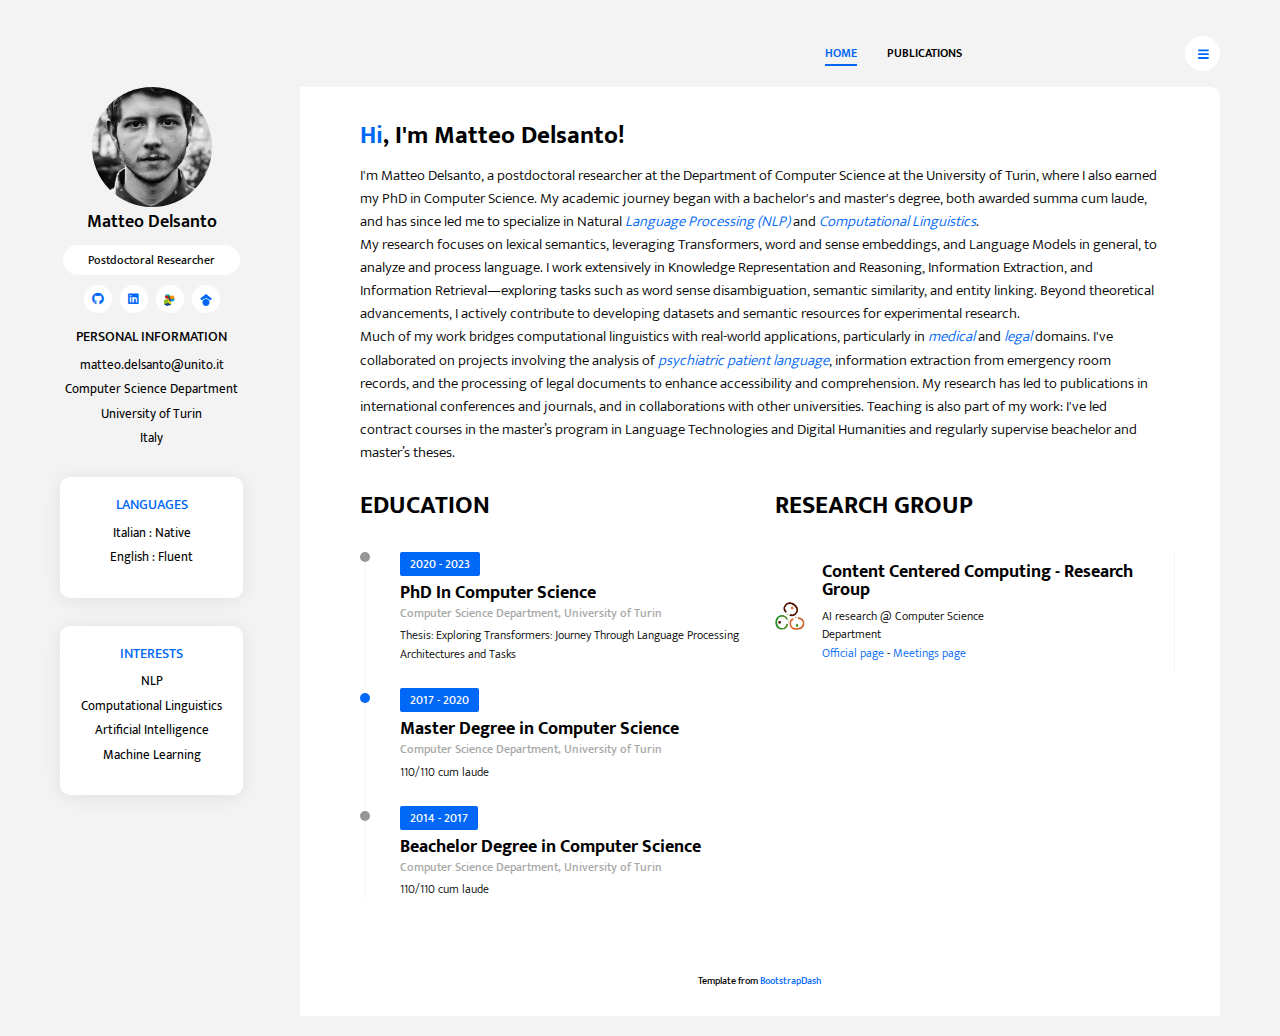
<file: index.html>
<!DOCTYPE html>
<html lang="en">

<head>
    <meta charset="UTF-8">
    <meta name="viewport" content="width=device-width, initial-scale=1.0">
    <meta http-equiv="X-UA-Compatible" content="ie=edge">
    <title>Live Resume :: Home</title>
    <link href="https://fonts.googleapis.com/css?family=Mukta:300,400,500,600,700&display=swap" rel="stylesheet">
    <link rel="stylesheet" href="assets/vendors/@fortawesome/fontawesome-free/css/all.min.css">
    <link rel="stylesheet" href="assets/css/live-resume.css">
</head>

<body>
    <header>
        <button class="btn btn-white btn-share ml-auto mr-3 ml-md-0 mr-md-auto" style="visibility: hidden;"><img src="assets/images/share.svg" alt="share" class="btn-img">
            SHARE</button>
        <nav class="collapsible-nav" id="collapsible-nav">
            <a href="index.html" class="nav-link active">HOME</a>
            <a href="resume.html" class="nav-link">PUBLICATIONS</a>
            <!-- <a href="portfolio.html" class="nav-link">TEACHING</a>
            <a href="blog.html" class="nav-link">BLOG</a>
            <a href="contact.html" class="nav-link">CONTACT</a> -->
        </nav>
        <button class="btn btn-menu-toggle btn-white rounded-circle" data-toggle="collapsible-nav"
            data-target="collapsible-nav"><img src="assets/images/hamburger.svg" alt="hamburger"></button>
    </header>
    <div class="content-wrapper">
        <aside>
            <div class="profile-img-wrapper">
                <img src="assets/images/me.jpg" alt="profile">
            </div>
            <h1 class="profile-name">Matteo Delsanto</h1>
            <div class="text-center">
                <span class="badge badge-white badge-pill profile-designation">Postdoctoral Researcher</span>
            </div>
            <nav class="social-links">
                <!-- <a href="#!" class="social-link"><i class="fab fa-facebook-f"></i></a>
                <a href="#!" class="social-link"><i class="fab fa-twitter"></i></a>
                <a href="#!" class="social-link"><i class="fab fa-behance"></i></a>
                <a href="#!" class="social-link"><i class="fab fa-dribbble"></i></a>
                <a href="#!" class="social-link"><i class="fab fa-github"></i></a> -->
                <a href="https://github.com/matteodelsanto" class="social-link"><i class="fab fa-github"></i></a>
                <a href="https://www.linkedin.com/in/matteo-delsanto/" class="social-link"><i class="fab fa-linkedin"></i></a>
                <a href="https://loop.frontiersin.org/people/2984331/overview" class="social-link"><img src="./assets/images/logo_frontiers_grey.png" style="height: 100%;"></a>
                <a href="https://scholar.google.com/citations?user=xQXPKVsAAAAJ&hl=it" class="social-link"><svg style="fill: #0067f6;" xmlns="http://www.w3.org/2000/svg" viewBox="0 0 512 512"><!--!Font Awesome Free 6.7.2 by @fontawesome - https://fontawesome.com License - https://fontawesome.com/license/free Copyright 2025 Fonticons, Inc.--><path d="M390.9 298.5c0 0 0 .1 .1 .1c9.2 19.4 14.4 41.1 14.4 64C405.3 445.1 338.5 512 256 512s-149.3-66.9-149.3-149.3c0-22.9 5.2-44.6 14.4-64h0c1.7-3.6 3.6-7.2 5.6-10.7c4.4-7.6 9.4-14.7 15-21.3c27.4-32.6 68.5-53.3 114.4-53.3c33.6 0 64.6 11.1 89.6 29.9c9.1 6.9 17.4 14.7 24.8 23.5c5.6 6.6 10.6 13.8 15 21.3c2 3.4 3.8 7 5.5 10.5zm26.4-18.8c-30.1-58.4-91-98.4-161.3-98.4s-131.2 40-161.3 98.4L0 202.7 256 0 512 202.7l-94.7 77.1z"/></svg></a>
                
            </nav>
            <div class="widget">
                <h5 class="widget-title">personal information</h5>
                <div class="widget-content">
                    <p>matteo.delsanto@unito.it</p>
                    <p>Computer Science Department</p>
                    <p>University of Turin</p>
                    <p>Italy</p>
                </div>
            </div>
            <div class="widget card">
                <div class="card-body">
                    <div class="widget-content">
                        <h5 class="widget-title card-title">LANGUAGES</h5>
                        <p>Italian : Native</p>
                        <p>English : Fluent</p>
                    </div>
                </div>
            </div>
            <div class="widget card">
                <div class="card-body">
                    <div class="widget-content">
                        <h5 class="widget-title card-title">INTERESTS</h5>
                        <p>NLP</p>
                        <p>Computational Linguistics</p>
                        <p>Artificial Intelligence</p>
                        <p>Machine Learning</p>
                    </div>
                </div>
            </div>
        </aside>
        <main>
            <section class="intro-section">
                <h2 class="section-title" style="text-transform: none;"><span style="color: #0067f6;">Hi</span>, I'm Matteo Delsanto!</h2>
                <p>I'm Matteo Delsanto, a postdoctoral researcher at the Department of Computer Science at the University of Turin, where I also earned my PhD in Computer Science. My academic journey began with a bachelor's and master's degree, both awarded summa cum laude, and has since led me to specialize in Natural <em>Language Processing (NLP)</em> and <em>Computational Linguistics</em>.<br>
                My research focuses on lexical semantics, leveraging Transformers, word and sense embeddings, and Language Models in general, to analyze and process language. I work extensively in Knowledge Representation and Reasoning, Information Extraction, and Information Retrieval—exploring tasks such as word sense disambiguation, semantic similarity, and entity linking. Beyond theoretical advancements, I actively contribute to developing datasets and semantic resources for experimental research.<br>
                Much of my work bridges computational linguistics with real-world applications, particularly in <em>medical</em> and <em>legal</em> domains. I've collaborated on projects involving the analysis of <em>psychiatric patient language</em>, information extraction from emergency room records, and the processing of legal documents to enhance accessibility and comprehension. My research has led to publications in international conferences and journals, and in collaborations with other universities.
                Teaching is also part of my work: I've led contract courses in the master’s program in Language Technologies and Digital Humanities and regularly supervise beachelor and master’s theses.</p>
                <!-- <a href="#!" class="btn btn-primary btn-hire-me">HIRE ME</a> -->
            </section>
            <section class="resume-section">
                <div class="row">
                    <div class="col-lg-6">
                        <h2 class="section-title">EDUCATION</h2>
                        <ul class="time-line">
                            <li class="time-line-item">
                                <span class="badge badge-primary">2020 - 2023</span>
                                <h6 class="time-line-item-title">PhD In Computer Science</h6>
                                <p class="time-line-item-subtitle">Computer Science Department, University of Turin</p>
                                <p class="time-line-item-content">Thesis: Exploring Transformers: Journey Through Language Processing Architectures and Tasks</p>
                            </li>
                            <li class="time-line-item">
                                <span class="badge badge-primary">2017 - 2020</span>
                                <h6 class="time-line-item-title">Master Degree in Computer Science</h6>
                                <p class="time-line-item-subtitle">Computer Science Department, University of Turin</p>
                                <p class="time-line-item-content">110/110 cum laude</p>
                            </li>
                            <li class="time-line-item">
                                <span class="badge badge-primary">2014 - 2017</span>
                                <h6 class="time-line-item-title">Beachelor Degree in Computer Science</h6>
                                <p class="time-line-item-subtitle">Computer Science Department, University of Turin</p>
                                <p class="time-line-item-content">110/110 cum laude</p>
                            </li>
                        </ul>
                    </div>
                    <div class="col-lg-6">
                        <h2 class="section-title">Research Group</h2>
                        <div class="row">
                            <div class="media service-card col-12">
                                <div class="service-icon">
                                    <img src="assets/images/ccc-logo.png" alt="target" style="width: 100%;">
                                </div>
                                <div class="media-body">
                                    <h5 class="service-title">Content Centered Computing - Research Group</h5>
                                    <p class="service-description">AI research @ Computer Science Department<br><a href="https://cs.unito.it/do/gruppi.pl/Show?_id=453y">Official page</a> - <a href="https://ccc.di.unito.it/">Meetings page</a></p>
                                </div>
                            </div>
                        </div>
                    </div>
                </div>
            </section>
            <!-- <section class="services-section">
                <h6 class="section-subtitle">WHAT I DO</h6>
                <h2 class="section-title">SERVICES</h2>
                <div class="row">
                    <div class="media service-card col-lg-6">
                        <div class="service-icon">
                            <img src="assets/images/001-target.svg" alt="target">
                        </div>
                        <div class="media-body">
                            <h5 class="service-title">web designing</h5>
                            <p class="service-description">Mauris magna sapien, pharetra consectetur fringilla vitae, interdum sed
                                tortor.</p>
                        </div>
                    </div>
                    <div class="media service-card col-lg-6">
                        <div class="service-icon">
                            <img src="assets/images/003-idea.svg" alt="bulb">
                        </div>
                        <div class="media-body">
                            <h5 class="service-title">Graphic design</h5>
                            <p class="service-description">Mauris magna sapien, pharetra consectetur fringilla vitae, interdum sed
                                tortor.
                            </p>
                        </div>
                    </div>
                    <div class="media service-card col-lg-6">
                        <div class="service-icon">
                            <img src="assets/images/002-development.svg" alt="development">
                        </div>
                        <div class="media-body">
                            <h5 class="service-title">Development</h5>
                            <p class="service-description">Mauris magna sapien, pharetra consectetur fringilla vitae, interdum sed
                                tortor.
                            </p>
                        </div>
                    </div>
                    <div class="media service-card col-lg-6">
                        <div class="service-icon">
                            <img src="assets/images/004-smartphone.svg" alt="smartphone">
                        </div>
                        <div class="media-body">
                            <h5 class="service-title">Mobile design</h5>
                            <p class="service-description">Mauris magna sapien, pharetra consectetur fringilla vitae, interdum sed
                                tortor.
                            </p>
                        </div>
                    </div>
                </div>
            </section> -->
            <!-- <section class="testimonial-section">
                <div id="testimonialCarousel" class="testimonial-carousel carousel slide" data-ride="carousel">
                    <div class="carousel-inner">
                        <div class="carousel-item active">
                            <p class="testimonial-content">Mauris magna sapien, pharetra consectetur fringilla vitae,
                                interdum sed tortor.</p>
                            <img src="assets/images/Profile.png" alt="profile" class="testimonial-img">
                            <p class="testimonial-name">Nout Golstein</p>
                        </div>
                        <div class="carousel-item">
                            <p class="testimonial-content">Mauris magna sapien, pharetra consectetur fringilla vitae,
                                interdum sed tortor.</p>
                            <img src="assets/images/Profile.png" alt="profile" class="testimonial-img">
                            <p class="testimonial-name">Nout Golstein</p>
                        </div>
                        <div class="carousel-item">
                            <p class="testimonial-content">Mauris magna sapien, pharetra consectetur fringilla vitae,
                                interdum sed tortor.</p>
                            <img src="assets/images/Profile.png" alt="profile" class="testimonial-img">
                            <p class="testimonial-name">Nout Golstein</p>
                        </div>
                    </div>
                    <ol class="carousel-indicators">
                        <li data-target="#testimonialCarousel" data-slide-to="0" class="active"></li>
                        <li data-target="#testimonialCarousel" data-slide-to="1"></li>
                        <li data-target="#testimonialCarousel" data-slide-to="2"></li>
                    </ol>
                </div>
            </section> -->

            <footer>Template from <a href="https://www.bootstrapdash.com" target="_blank" rel="noopener noreferrer">BootstrapDash</a></footer>
        </main>
    </div>
    <script src="assets/vendors/jquery/dist/jquery.min.js"></script>
    <script src="assets/vendors/@popperjs/core/dist/umd/popper-base.min.js"></script>
    <script src="assets/vendors/bootstrap/dist/js/bootstrap.min.js"></script>
    <script src="assets/js/live-resume.js"></script>
</body>

</html>
</file>
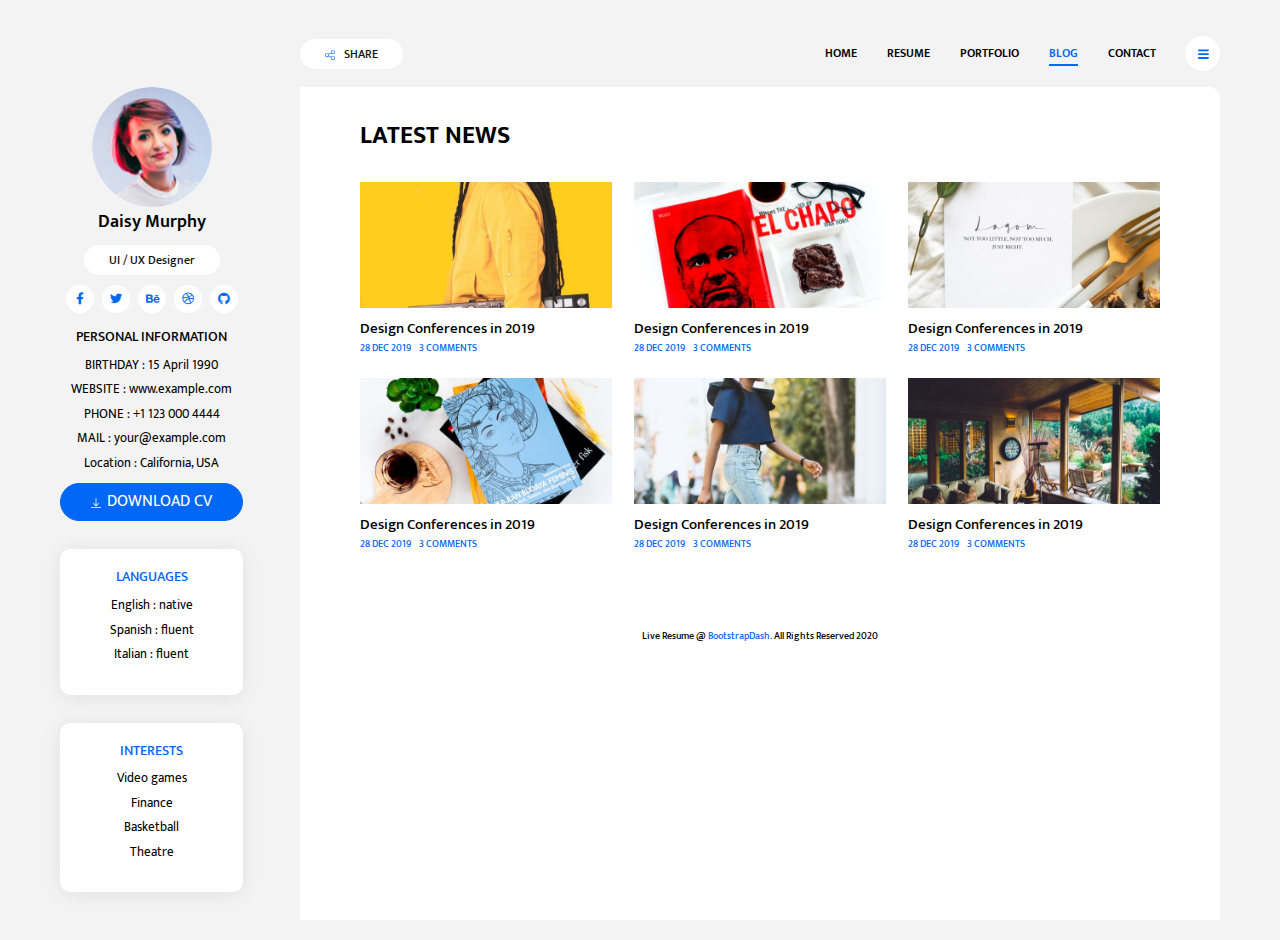
<file: blog.html>
<!DOCTYPE html>
<html lang="en">

<head>
    <meta charset="UTF-8">
    <meta name="viewport" content="width=device-width, initial-scale=1.0">
    <meta http-equiv="X-UA-Compatible" content="ie=edge">
    <title>Live Resume :: Portfolio</title>
    <link href="https://fonts.googleapis.com/css?family=Mukta:300,400,500,600,700&display=swap" rel="stylesheet">
    <link rel="stylesheet" href="assets/vendors/@fortawesome/fontawesome-free/css/all.min.css">
    <link rel="stylesheet" href="assets/css/live-resume.css">
</head>

<body>
    <header>
        <button class="btn btn-white btn-share ml-auto mr-3 ml-md-0 mr-md-auto"><img src="assets/images/share.svg"
                alt="share" class="btn-img">
            SHARE</button>
        <nav class="collapsible-nav" id="collapsible-nav">
            <a href="index.html" class="nav-link">HOME</a>
            <a href="resume.html" class="nav-link">RESUME</a>
            <a href="portfolio.html" class="nav-link">PORTFOLIO</a>
            <a href="blog.html" class="nav-link active">BLOG</a>
            <a href="contact.html" class="nav-link">CONTACT</a>
        </nav>
        <button class="btn btn-menu-toggle btn-white rounded-circle" data-toggle="collapsible-nav"
            data-target="collapsible-nav"><img src="assets/images/hamburger.svg" alt="hamburger"></button>
    </header>
    <div class="content-wrapper">
        <aside>
            <div class="profile-img-wrapper">
                <img src="assets/images/Profile.png" alt="profile">
            </div>
            <h1 class="profile-name">Daisy Murphy</h1>
            <div class="text-center">
                <span class="badge badge-white badge-pill profile-designation">UI / UX Designer</span>
            </div>
            <nav class="social-links">
                <a href="#!" class="social-link"><i class="fab fa-facebook-f"></i></a>
                <a href="#!" class="social-link"><i class="fab fa-twitter"></i></a>
                <a href="#!" class="social-link"><i class="fab fa-behance"></i></a>
                <a href="#!" class="social-link"><i class="fab fa-dribbble"></i></a>
                <a href="#!" class="social-link"><i class="fab fa-github"></i></a>
            </nav>
            <div class="widget">
                <h5 class="widget-title">personal information</h5>
                <div class="widget-content">
                    <p>BIRTHDAY : 15 April 1990</p>
                    <p>WEBSITE : www.example.com</p>
                    <p>PHONE : +1 123 000 4444</p>
                    <p>MAIL : your@example.com</p>
                    <p>Location : California, USA</p>
                    <button class="btn btn-download-cv btn-primary rounded-pill"> <img
                            src="assets/images/download.svg" alt="download" class="btn-img">DOWNLOAD CV </button>
                </div>
            </div>
            <div class="widget card">
                <div class="card-body">
                    <div class="widget-content">
                        <h5 class="widget-title card-title">LANGUAGES</h5>
                        <p>English : native</p>
                        <p>Spanish : fluent</p>
                        <p>Italian : fluent</p>
                    </div>
                </div>
            </div>
            <div class="widget card">
                <div class="card-body">
                    <div class="widget-content">
                        <h5 class="widget-title card-title">INTERESTS</h5>
                        <p>Video games</p>
                        <p>Finance</p>
                        <p>Basketball</p>
                        <p>Theatre</p>
                    </div>
                </div>
            </div>
        </aside>
        <main>
            <section class="blog-section">
                <h2 class="section-title">LATEST NEWS</h2>

                <div class="blog-posts-wrapper">
                    <article class="blog-post">
                        <a href="#!" class="blog-post-link">
                            <img src="assets/images/News_1.jpg" alt="news 1" class="blog-post-thumbnail">
                            <h5 class="blog-post-title">Design Conferences in 2019</h5>

                        </a>
                        <p class="blog-post-meta">
                            <span class="post-published-date">28 DEC 2019</span>
                            <a href="#!" class="post-comments">3 COMMENTS</a>
                        </p>
                    </article>
                    <article class="blog-post">
                        <a href="#!" class="blog-post-link">
                            <img src="assets/images/News_2.jpg" alt="news 2" class="blog-post-thumbnail">
                            <h5 class="blog-post-title">Design Conferences in 2019</h5>
                        </a>
                        <p class="blog-post-meta">
                            <span class="post-published-date">28 DEC 2019</span>
                            <a href="#!" class="post-comments">3 COMMENTS</a>
                        </p>
                    </article>
                    <article class="blog-post">
                        <a href="#!" class="blog-post-link">
                            <img src="assets/images/News_3.jpg" alt="news 3" class="blog-post-thumbnail">
                            <h5 class="blog-post-title">Design Conferences in 2019</h5>
                        </a>
                        <p class="blog-post-meta">
                            <span class="post-published-date">28 DEC 2019</span>
                            <a href="#!" class="post-comments">3 COMMENTS</a>
                        </p>
                    </article>
                    <article class="blog-post">
                        <a href="#!" class="blog-post-link">
                            <img src="assets/images/News_4.jpg" alt="news 4" class="blog-post-thumbnail">
                            <h5 class="blog-post-title">Design Conferences in 2019</h5>
                        </a>
                        <p class="blog-post-meta">
                            <span class="post-published-date">28 DEC 2019</span>
                            <a href="#!" class="post-comments">3 COMMENTS</a>
                        </p>
                    </article>
                    <article class="blog-post">
                        <a href="#!" class="blog-post-link">
                            <img src="assets/images/News_5.jpg" alt="news 5" class="blog-post-thumbnail">
                            <h5 class="blog-post-title">Design Conferences in 2019</h5>
                        </a>
                        <p class="blog-post-meta">
                            <span class="post-published-date">28 DEC 2019</span>
                            <a href="#!" class="post-comments">3 COMMENTS</a>
                        </p>
                    </article>
                    <article class="blog-post">
                        <a href="#!" class="blog-post-link">
                            <img src="assets/images/News_6.jpg" alt="news 6" class="blog-post-thumbnail">
                            <h5 class="blog-post-title">Design Conferences in 2019</h5>
                        </a>
                        <p class="blog-post-meta">
                            <span class="post-published-date">28 DEC 2019</span>
                            <a href="#!" class="post-comments">3 COMMENTS</a>
                        </p>
                    </article>
                </div>
            </section>
            <footer>Live Resume @ <a href="https://www.bootstrapdash.com" target="_blank" rel="noopener noreferrer">BootstrapDash</a>. All Rights Reserved 2020</footer>
        </main>
    </div>
    <script src="assets/vendors/jquery/dist/jquery.min.js"></script>
    <script src="assets/vendors/@popperjs/core/dist/umd/popper-base.min.js"></script>
    <script src="assets/vendors/bootstrap/dist/js/bootstrap.min.js"></script>
    <script src="assets/vendors/entry/jq.entry.min.js"></script>
    <script src="assets/js/live-resume.js"></script>
</body>

</html>
</file>
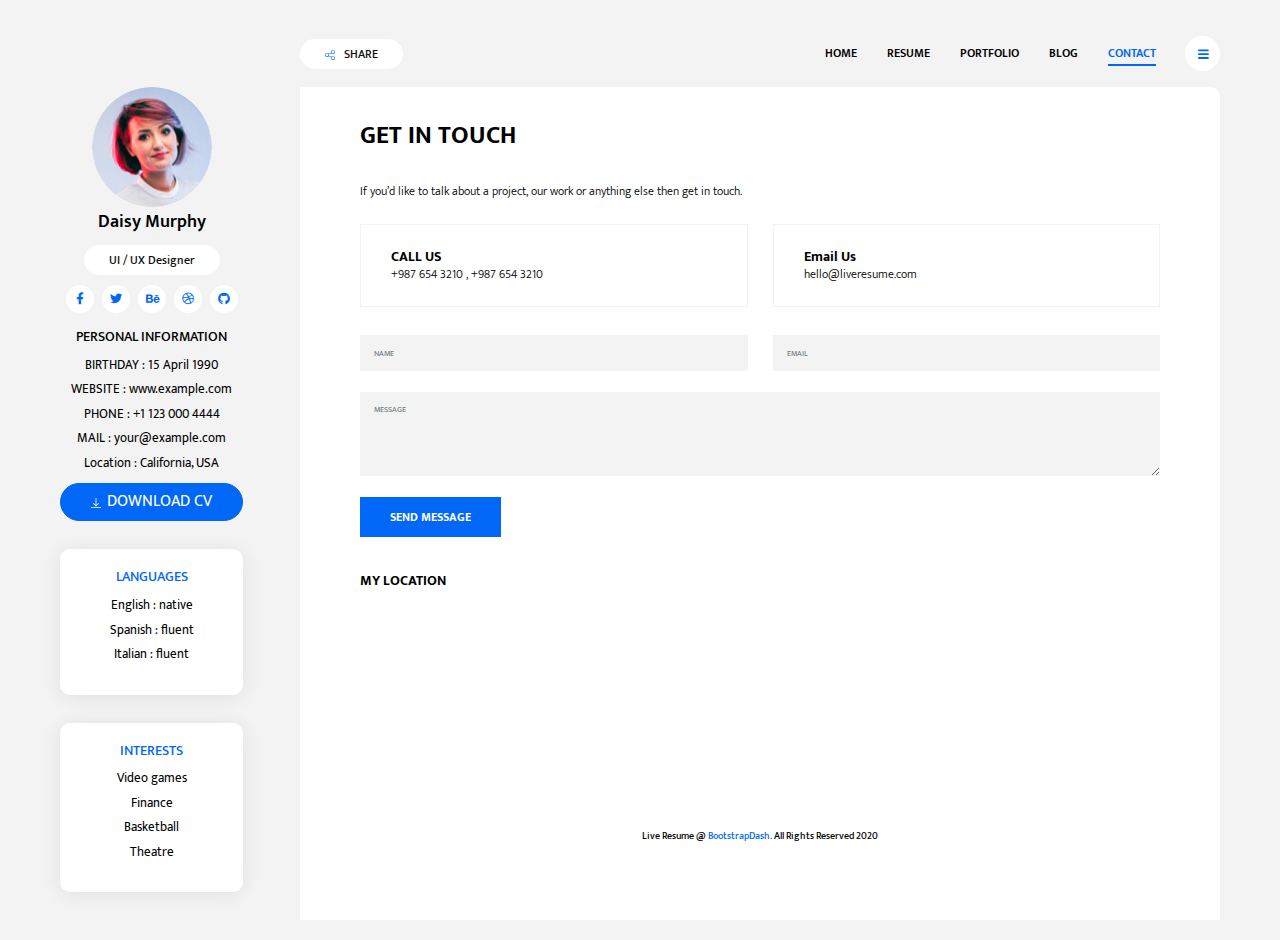
<file: contact.html>
<!DOCTYPE html>
<html lang="en">

<head>
    <meta charset="UTF-8">
    <meta name="viewport" content="width=device-width, initial-scale=1.0">
    <meta http-equiv="X-UA-Compatible" content="ie=edge">
    <title>Live Resume :: Portfolio</title>
    <link href="https://fonts.googleapis.com/css?family=Mukta:300,400,500,600,700&display=swap" rel="stylesheet">
    <link rel="stylesheet" href="assets/vendors/@fortawesome/fontawesome-free/css/all.min.css">
    <link rel="stylesheet" href="assets/css/live-resume.css">
</head>

<body>
    <header>
        <button class="btn btn-white btn-share ml-auto mr-3 ml-md-0 mr-md-auto"><img src="assets/images/share.svg" alt="share" class="btn-img">
            SHARE</button>
        <nav class="collapsible-nav" id="collapsible-nav">
            <a href="index.html" class="nav-link">HOME</a>
            <a href="resume.html" class="nav-link">RESUME</a>
            <a href="portfolio.html" class="nav-link">PORTFOLIO</a>
            <a href="blog.html" class="nav-link">BLOG</a>
            <a href="contact.html" class="nav-link active">CONTACT</a>
        </nav>
        <button class="btn btn-menu-toggle btn-white rounded-circle" data-toggle="collapsible-nav"
            data-target="collapsible-nav"><img src="assets/images/hamburger.svg" alt="hamburger"></button>
    </header>
    <div class="content-wrapper">
        <aside>
            <div class="profile-img-wrapper">
                <img src="assets/images/Profile.png" alt="profile">
            </div>
            <h1 class="profile-name">Daisy Murphy</h1>
            <div class="text-center">
                <span class="badge badge-white badge-pill profile-designation">UI / UX Designer</span>
            </div>
            <nav class="social-links">
                <a href="#!" class="social-link"><i class="fab fa-facebook-f"></i></a>
                <a href="#!" class="social-link"><i class="fab fa-twitter"></i></a>
                <a href="#!" class="social-link"><i class="fab fa-behance"></i></a>
                <a href="#!" class="social-link"><i class="fab fa-dribbble"></i></a>
                <a href="#!" class="social-link"><i class="fab fa-github"></i></a>
            </nav>
            <div class="widget">
                <h5 class="widget-title">personal information</h5>
                <div class="widget-content">
                    <p>BIRTHDAY : 15 April 1990</p>
                    <p>WEBSITE : www.example.com</p>
                    <p>PHONE : +1 123 000 4444</p>
                    <p>MAIL : your@example.com</p>
                    <p>Location : California, USA</p>
                    <button class="btn btn-download-cv btn-primary rounded-pill"> <img src="assets/images/download.svg" alt="download"
                        class="btn-img">DOWNLOAD CV </button>
                </div>
            </div>
            <div class="widget card">
                <div class="card-body">
                    <div class="widget-content">
                        <h5 class="widget-title card-title">LANGUAGES</h5>
                        <p>English : native</p>
                        <p>Spanish : fluent</p>
                        <p>Italian : fluent</p>
                    </div>
                </div>
            </div>
            <div class="widget card">
                <div class="card-body">
                    <div class="widget-content">
                        <h5 class="widget-title card-title">INTERESTS</h5>
                        <p>Video games</p>
                        <p>Finance</p>
                        <p>Basketball</p>
                        <p>Theatre</p>
                    </div>
                </div>
            </div>
        </aside>
        <main>
            <section class="contact-section">
                <h2 class="section-title">GET IN TOUCH</h2>
                <p class="mb-4">If you’d like to talk about a project, our work or anything else then get in touch.</p>
                
                <div class="contact-cards-wrapper">
                    <div class="contact-card">
                        <h6 class="contact-card-title">CALL US</h6>
                        <p class="contact-card-content">+987 654 3210 , +987 654 3210</p>
                    </div>
                    <div class="contact-card">
                        <h6 class="contact-card-title">Email Us</h6>
                        <p class="contact-card-content">hello@liveresume.com</p>
                    </div>
                </div>

                <form action="#!" class="contact-form">
                    <div class="form-group form-group-name">
                      <label for="name" class="sr-only">Name</label>
                      <input type="text" name="name" id="name" class="form-control" placeholder="NAME">
                    </div>
                    <div class="form-group form-group-email">
                        <label for="email" class="sr-only">Email</label>
                        <input type="email" name="email" id="email" class="form-control" placeholder="EMAIL">
                    </div>
                    <div class="form-group">
                        <label for="message" class="sr-only">Message</label>
                        <textarea name="message" id="message" class="form-control" placeholder="MESSAGE" rows="5"></textarea>
                    </div>
                    <button type="submit" class="btn btn-primary form-submit-btn">SEND MESSAGE</button>
                </form>

            </section>
            <section class="location-section">
                <h5 class="section-title">MY LOCATION</h5>

                <div class="map-wrapper embed-responsive embed-responsive-16by9"">
                    <iframe src="https://www.google.com/maps/embed?pb=!1m18!1m12!1m3!1d6780.360388122327!2d-73.94920877520023!3d40.64704896956227!2m3!1f0!2f0!3f0!3m2!1i1024!2i768!4f13.1!3m3!1m2!1s0x89c25b449a659007%3A0xc4308a4849d49943!2s135%20E%2029th%20St%2C%20Brooklyn%2C%20NY%2011226%2C%20USA!5e0!3m2!1sen!2sin!4v1582520722599!5m2!1sen!2sin" width="600" height="450" frameborder="0" style="border:0;" allowfullscreen="" class="embed-responsive-item"></iframe>
                </div>
            </section>
            <footer>Live Resume @ <a href="https://www.bootstrapdash.com" target="_blank" rel="noopener noreferrer">BootstrapDash</a>. All Rights Reserved 2020</footer>
        </main>
    </div>
    <script src="assets/vendors/jquery/dist/jquery.min.js"></script>
    <script src="assets/vendors/@popperjs/core/dist/umd/popper-base.min.js"></script>
    <script src="assets/vendors/bootstrap/dist/js/bootstrap.min.js"></script>
    <script src="assets/vendors/entry/jq.entry.min.js"></script>
    <script src="assets/js/live-resume.js"></script>
</body>

</html>
</file>
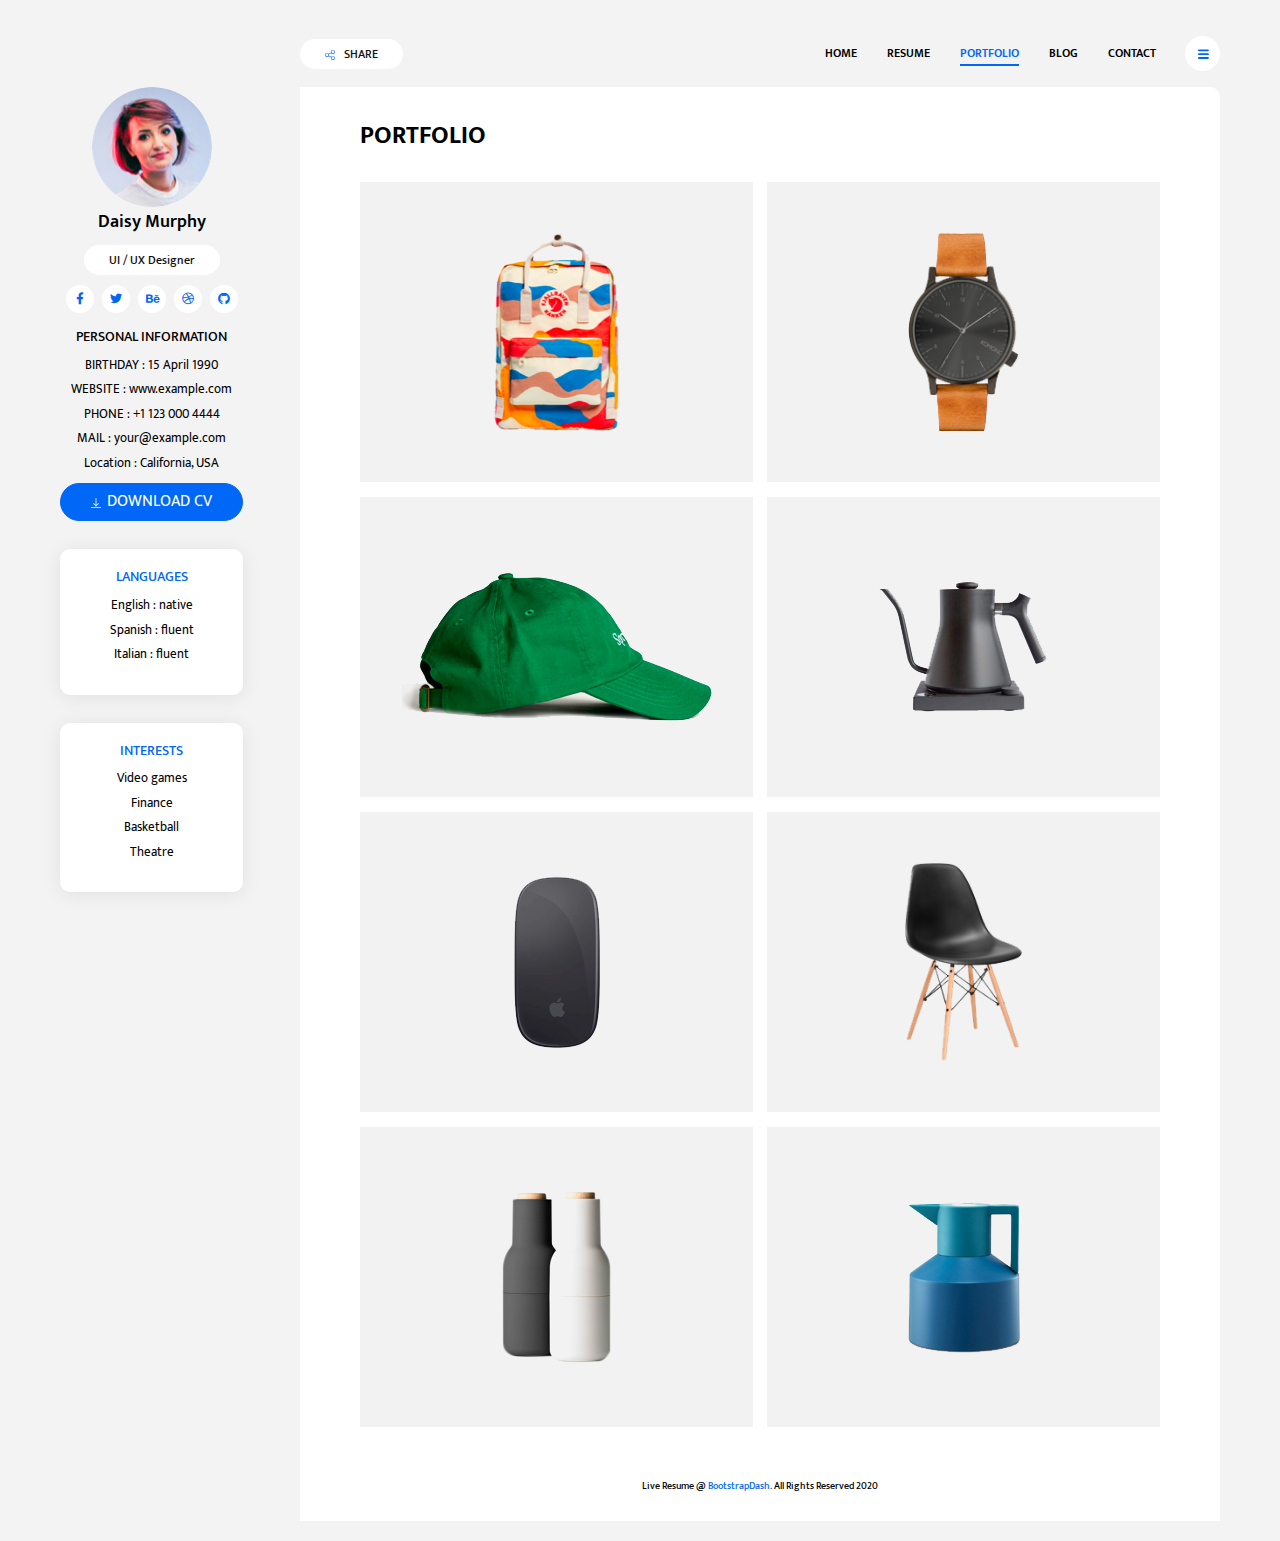
<file: portfolio.html>
<!DOCTYPE html>
<html lang="en">

<head>
    <meta charset="UTF-8">
    <meta name="viewport" content="width=device-width, initial-scale=1.0">
    <meta http-equiv="X-UA-Compatible" content="ie=edge">
    <title>Live Resume :: Portfolio</title>
    <link href="https://fonts.googleapis.com/css?family=Mukta:300,400,500,600,700&display=swap" rel="stylesheet">
    <link rel="stylesheet" href="assets/vendors/@fortawesome/fontawesome-free/css/all.min.css">
    <link rel="stylesheet" href="assets/css/live-resume.css">
</head>

<body>
    <header>
        <button class="btn btn-white btn-share ml-auto mr-3 ml-md-0 mr-md-auto"><img src="assets/images/share.svg" alt="share" class="btn-img">
            SHARE</button>
        <nav class="collapsible-nav" id="collapsible-nav">
            <a href="index.html" class="nav-link">HOME</a>
            <a href="resume.html" class="nav-link">RESUME</a>
            <a href="portfolio.html" class="nav-link active">PORTFOLIO</a>
            <a href="blog.html" class="nav-link">BLOG</a>
            <a href="contact.html" class="nav-link">CONTACT</a>
        </nav>
        <button class="btn btn-menu-toggle btn-white rounded-circle" data-toggle="collapsible-nav"
            data-target="collapsible-nav"><img src="assets/images/hamburger.svg" alt="hamburger"></button>
    </header>
    <div class="content-wrapper">
        <aside>
            <div class="profile-img-wrapper">
                <img src="assets/images/Profile.png" alt="profile">
            </div>
            <h1 class="profile-name">Daisy Murphy</h1>
            <div class="text-center">
                <span class="badge badge-white badge-pill profile-designation">UI / UX Designer</span>
            </div>
            <nav class="social-links">
                <a href="#!" class="social-link"><i class="fab fa-facebook-f"></i></a>
                <a href="#!" class="social-link"><i class="fab fa-twitter"></i></a>
                <a href="#!" class="social-link"><i class="fab fa-behance"></i></a>
                <a href="#!" class="social-link"><i class="fab fa-dribbble"></i></a>
                <a href="#!" class="social-link"><i class="fab fa-github"></i></a>
            </nav>
            <div class="widget">
                <h5 class="widget-title">personal information</h5>
                <div class="widget-content">
                    <p>BIRTHDAY : 15 April 1990</p>
                    <p>WEBSITE : www.example.com</p>
                    <p>PHONE : +1 123 000 4444</p>
                    <p>MAIL : your@example.com</p>
                    <p>Location : California, USA</p>
                    <button class="btn btn-download-cv btn-primary rounded-pill"> <img src="assets/images/download.svg" alt="download"
                        class="btn-img">DOWNLOAD CV </button>
                </div>
            </div>
            <div class="widget card">
                <div class="card-body">
                    <div class="widget-content">
                        <h5 class="widget-title card-title">LANGUAGES</h5>
                        <p>English : native</p>
                        <p>Spanish : fluent</p>
                        <p>Italian : fluent</p>
                    </div>
                </div>
            </div>
            <div class="widget card">
                <div class="card-body">
                    <div class="widget-content">
                        <h5 class="widget-title card-title">INTERESTS</h5>
                        <p>Video games</p>
                        <p>Finance</p>
                        <p>Basketball</p>
                        <p>Theatre</p>
                    </div>
                </div>
            </div>
        </aside>
        <main>
            <section class="portfolio-section">
                <h2 class="section-title">PORTFOLIO</h2>
                
                <div class="portfolio-wrapper">
                    <figure class="portfolio-item hover-box">
                        <img src="assets/images/img_1.png" alt="project" class="portfolio-item-img">
                        <figcaption class="portfolio-item-details overlay">
                            <h5 class="portfolio-item-title">PROJECT 01</h5>
                            <p class="portfolio-item-description">Branding, Photography</p>
                        </figcaption>
                    </figure>
                    <figure class="portfolio-item hover-box">
                        <img src="assets/images/img_2.png" alt="project" class="portfolio-item-img">
                        <figcaption class="portfolio-item-details overlay">
                            <h5 class="portfolio-item-title">PROJECT 02</h5>
                            <p class="portfolio-item-description">Branding, Photography</p>
                        </figcaption>
                    </figure>
                    <figure class="portfolio-item hover-box">
                        <img src="assets/images/img_3.png" alt="project" class="portfolio-item-img">
                        <figcaption class="portfolio-item-details overlay">
                            <h5 class="portfolio-item-title">PROJECT 03</h5>
                            <p class="portfolio-item-description">Branding, Photography</p>
                        </figcaption>
                    </figure>
                    <figure class="portfolio-item hover-box">
                        <img src="assets/images/img_4.png" alt="project" class="portfolio-item-img">
                        <figcaption class="portfolio-item-details overlay">
                            <h5 class="portfolio-item-title">PROJECT 04</h5>
                            <p class="portfolio-item-description">Branding, Photography</p>
                        </figcaption>
                    </figure>
                    <figure class="portfolio-item hover-box">
                        <img src="assets/images/img_5.png" alt="project" class="portfolio-item-img">
                        <figcaption class="portfolio-item-details overlay">
                            <h5 class="portfolio-item-title">PROJECT 05</h5>
                            <p class="portfolio-item-description">Branding, Photography</p>
                        </figcaption>
                    </figure>
                    <figure class="portfolio-item hover-box">
                        <img src="assets/images/img_6.png" alt="project" class="portfolio-item-img">
                        <figcaption class="portfolio-item-details overlay">
                            <h5 class="portfolio-item-title">PROJECT 06</h5>
                            <p class="portfolio-item-description">Branding, Photography</p>
                        </figcaption>
                    </figure>
                    <figure class="portfolio-item hover-box">
                        <img src="assets/images/img_7.png" alt="project" class="portfolio-item-img">
                        <figcaption class="portfolio-item-details overlay">
                            <h5 class="portfolio-item-title">PROJECT 07</h5>
                            <p class="portfolio-item-description">Branding, Photography</p>
                        </figcaption>
                    </figure>
                    <figure class="portfolio-item hover-box">
                        <img src="assets/images/img_8.png" alt="project" class="portfolio-item-img">
                        <figcaption class="portfolio-item-details overlay">
                            <h5 class="portfolio-item-title">PROJECT 08</h5>
                            <p class="portfolio-item-description">Branding, Photography</p>
                        </figcaption>
                    </figure>
                </div>

            </section>
            <footer>Live Resume @ <a href="https://www.bootstrapdash.com" target="_blank" rel="noopener noreferrer">BootstrapDash</a>. All Rights Reserved 2020</footer>
        </main>
    </div>
    <script src="assets/vendors/jquery/dist/jquery.min.js"></script>
    <script src="assets/vendors/@popperjs/core/dist/umd/popper-base.min.js"></script>
    <script src="assets/vendors/bootstrap/dist/js/bootstrap.min.js"></script>
    <script src="assets/vendors/entry/jq.entry.min.js"></script>
    <script src="assets/js/live-resume.js"></script>
</body>

</html>
</file>
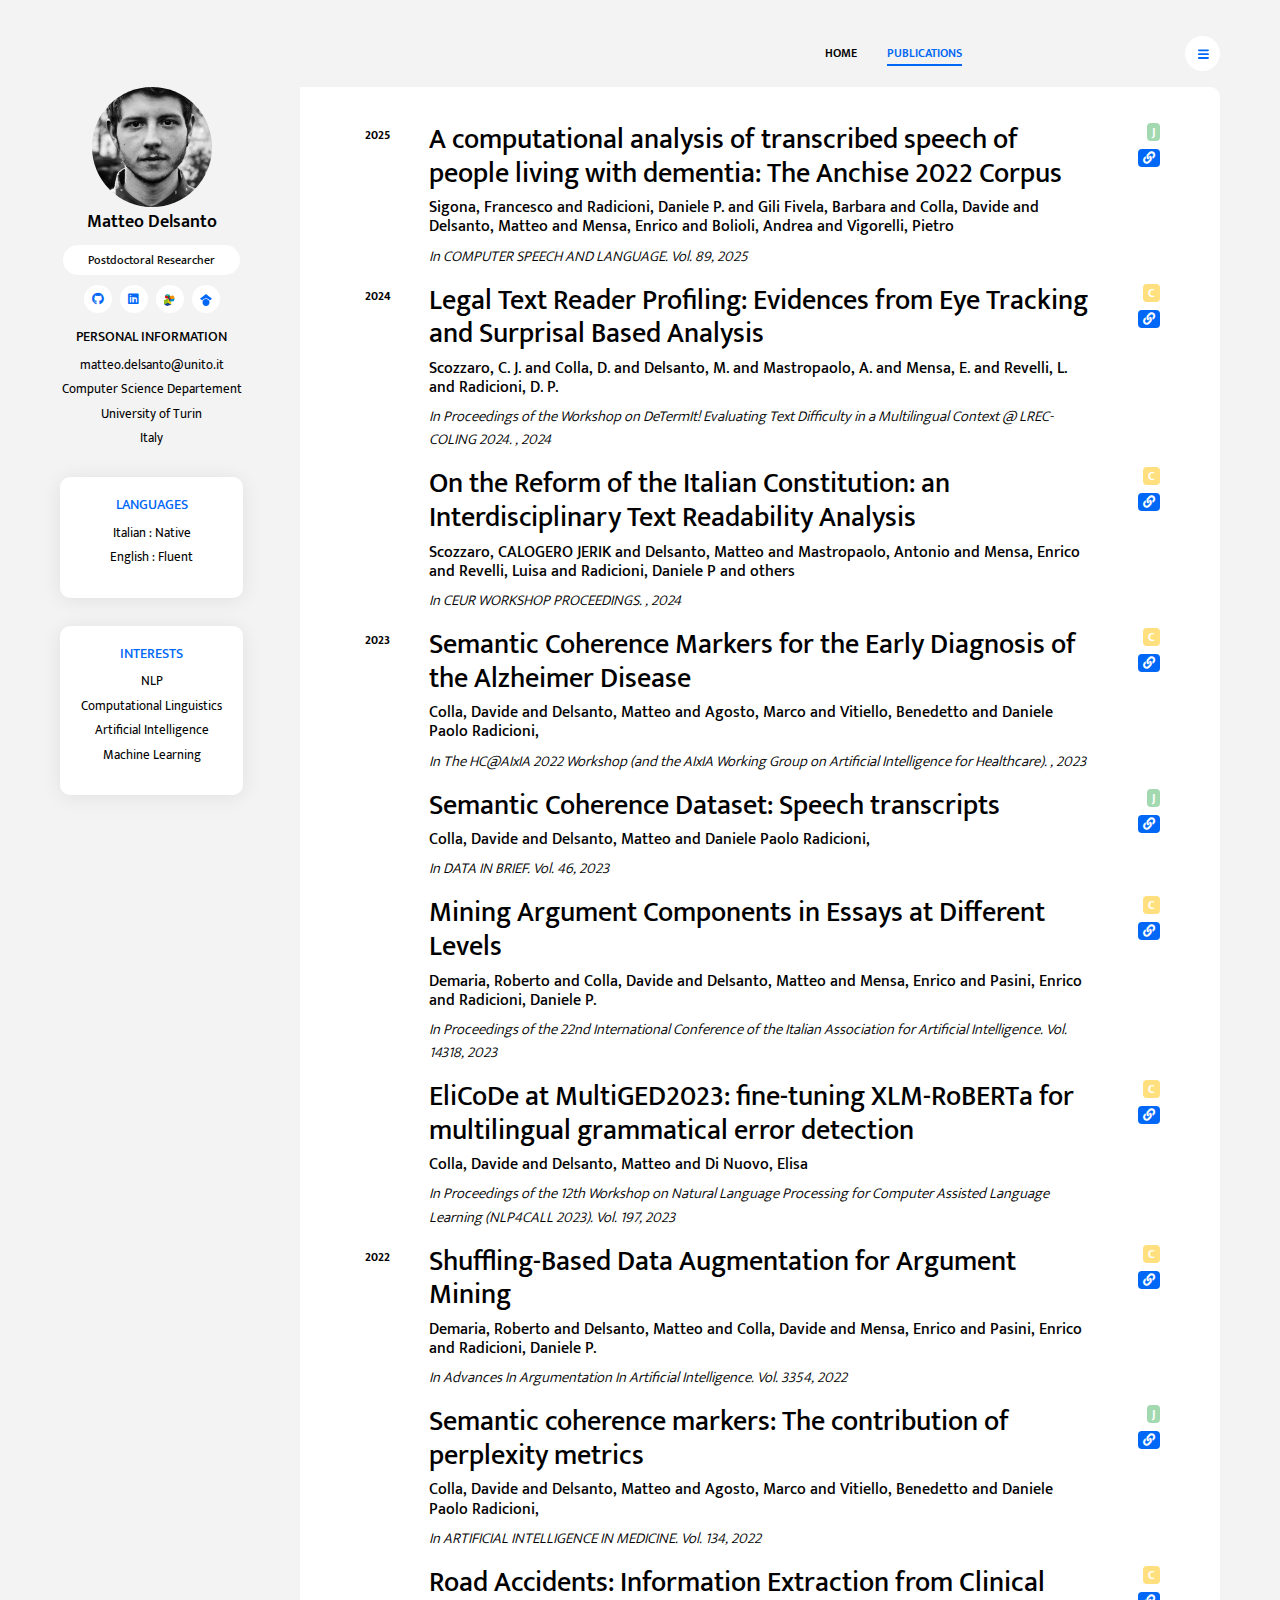
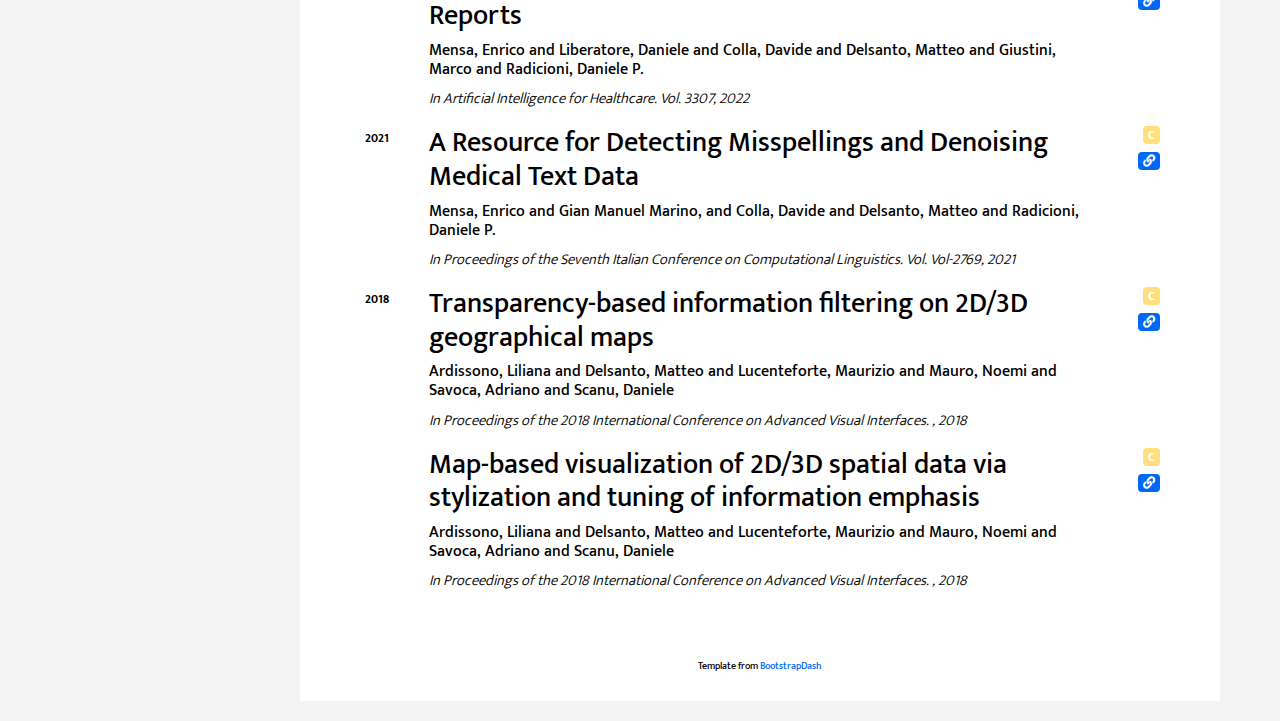
<file: resume.html>
<!DOCTYPE html>
<html lang="en">

<head>
    <meta charset="UTF-8">
    <meta name="viewport" content="width=device-width, initial-scale=1.0">
    <meta http-equiv="X-UA-Compatible" content="ie=edge">
    <title>Live Resume :: Resume</title>
    <link href="https://fonts.googleapis.com/css?family=Mukta:300,400,500,600,700&display=swap" rel="stylesheet">
    <link rel="stylesheet" href="assets/vendors/@fortawesome/fontawesome-free/css/all.min.css">
    <link rel="stylesheet" href="assets/css/live-resume.css">
</head>

<body>
    <header>
        <button class="btn btn-white btn-share ml-auto mr-3 ml-md-0 mr-md-auto" style="visibility: hidden;"><img src="assets/images/share.svg" alt="share" class="btn-img">
            SHARE</button>
        <nav class="collapsible-nav" id="collapsible-nav">
            <a href="index.html" class="nav-link">HOME</a>
            <a href="resume.html" class="nav-link active">PUBLICATIONS</a>
            <!-- <a href="portfolio.html" class="nav-link">TEACHING</a>
            <a href="blog.html" class="nav-link">BLOG</a>
            <a href="contact.html" class="nav-link">CONTACT</a> -->
        </nav>
        <button class="btn btn-menu-toggle btn-white rounded-circle" data-toggle="collapsible-nav"
            data-target="collapsible-nav"><img src="assets/images/hamburger.svg" alt="hamburger"></button>
    </header>
    <div class="content-wrapper">
        <aside>
            <div class="profile-img-wrapper">
                <img src="assets/images/me.jpg" alt="profile">
            </div>
            <h1 class="profile-name">Matteo Delsanto</h1>
            <div class="text-center">
                <span class="badge badge-white badge-pill profile-designation">Postdoctoral Researcher</span>
            </div>
            <nav class="social-links">
                <!-- <a href="#!" class="social-link"><i class="fab fa-facebook-f"></i></a>
                <a href="#!" class="social-link"><i class="fab fa-twitter"></i></a>
                <a href="#!" class="social-link"><i class="fab fa-behance"></i></a>
                <a href="#!" class="social-link"><i class="fab fa-dribbble"></i></a>
                <a href="#!" class="social-link"><i class="fab fa-github"></i></a> -->
                <a href="https://github.com/matteodelsanto" class="social-link"><i class="fab fa-github"></i></a>
                <a href="https://www.linkedin.com/in/matteo-delsanto/" class="social-link"><i class="fab fa-linkedin"></i></a>
                <a href="https://loop.frontiersin.org/people/2984331/overview" class="social-link"><img src="./assets/images/logo_frontiers_grey.png" style="height: 100%;"></a>
                <a href="https://scholar.google.com/citations?user=xQXPKVsAAAAJ&hl=it" class="social-link"><svg style="fill: #0067f6;" xmlns="http://www.w3.org/2000/svg" viewBox="0 0 512 512"><!--!Font Awesome Free 6.7.2 by @fontawesome - https://fontawesome.com License - https://fontawesome.com/license/free Copyright 2025 Fonticons, Inc.--><path d="M390.9 298.5c0 0 0 .1 .1 .1c9.2 19.4 14.4 41.1 14.4 64C405.3 445.1 338.5 512 256 512s-149.3-66.9-149.3-149.3c0-22.9 5.2-44.6 14.4-64h0c1.7-3.6 3.6-7.2 5.6-10.7c4.4-7.6 9.4-14.7 15-21.3c27.4-32.6 68.5-53.3 114.4-53.3c33.6 0 64.6 11.1 89.6 29.9c9.1 6.9 17.4 14.7 24.8 23.5c5.6 6.6 10.6 13.8 15 21.3c2 3.4 3.8 7 5.5 10.5zm26.4-18.8c-30.1-58.4-91-98.4-161.3-98.4s-131.2 40-161.3 98.4L0 202.7 256 0 512 202.7l-94.7 77.1z"/></svg></a>
                
            </nav>
            <div class="widget">
                <h5 class="widget-title">personal information</h5>
                <div class="widget-content">
                    <p>matteo.delsanto@unito.it</p>
                    <p>Computer Science Departement</p>
                    <p>University of Turin</p>
                    <p>Italy</p>
                </div>
            </div>
            <div class="widget card">
                <div class="card-body">
                    <div class="widget-content">
                        <h5 class="widget-title card-title">LANGUAGES</h5>
                        <p>Italian : Native</p>
                        <p>English : Fluent</p>
                    </div>
                </div>
            </div>
            <div class="widget card">
                <div class="card-body">
                    <div class="widget-content">
                        <h5 class="widget-title card-title">INTERESTS</h5>
                        <p>NLP</p>
                        <p>Computational Linguistics</p>
                        <p>Artificial Intelligence</p>
                        <p>Machine Learning</p>
                    </div>
                </div>
            </div>
        </aside>
        <main>
            <section class="resume-section">
                <div class="row">
                    <div class="col" id="articles-container">                        
                        <div class="elem">
                            <div class="row">
                                <div class="col-11">
                                    <h3>Semantic Coherence Markers: The Contribution of Perplexity Metrics</h2>
                                    <h6>D. Colla, M. Delsanto, M. Agosto, B. Vitiello, D. P. Radicioni</h3>
                                    <p><i>In Artificial Intelligence in Medicine. Vol. 134, 2022</i></p>
                                </div>
                                <div class="col-1">
                                    <span class="label label-article badge text-bg-primary" >J</span>
                                    <span class="label label-info badge text-bg-primary" ><a href="https://www.sciencedirect.com/science/article/pii/S2352340922010022?via=ihub"><i class="fas fa-link"></i></a></span>
                                </div>
                            </div>
                            
                        </div>                        
                    </div>
                </div>
            </section>

            <footer>Template from <a href="https://www.bootstrapdash.com" target="_blank" rel="noopener noreferrer">BootstrapDash</a></footer>
        </main>
    </div>

    <script>
        async function loadArticles() {
            try {
                const response = await fetch("https://matteodelsanto.github.io/assets/articles/articles.json"); // Sostituisci con il percorso corretto del file JSON
                var articles = await response.json();

                //articles = JSON.parse()

                const container = document.getElementById("articles-container");
                container.innerHTML = ""; // Pulisce il contenuto precedente

                articles_to_show = []

                articles.forEach(article => {

                    if (article.ENTRYTYPE !== "phdthesis") {
                        const title = article.title || "Senza titolo";
                        const author = article.author || "Autore sconosciuto";
                        const journal = article.journal || article.booktitle || "Fonte sconosciuta";
                        const volume = article.volume ? `Vol. ${article.volume}` : "";
                        const year = article.year || "Anno sconosciuto";
                        const url = ("https://doi.org/"+article.doi) || article.url || "#";
                        const labelText = article.ENTRYTYPE === "article" ? "J" : "C";
                        const labelClass = article.ENTRYTYPE === "article" ? "label-article" : "label-conference";

                        to_show = {
                            title: title,
                            author: author,
                            journal: journal,
                            volume: volume,
                            year: year,
                            url: url,
                            labelText: labelText,
                            labelClass: labelClass,
                        }

                        articles_to_show.push(to_show)
                    }
                });
                articles_to_show.sort((a, b) => (a.year < b.year) ? 1 : -1)

                let last_year = 0
                articles_to_show.forEach(article => {
                    let articleHTML = "";
                    if (article.year == last_year) {
                        articleHTML = `
                            <div class="elem">
                                <div class="row">
                                    <div class="col-1">
                                        
                                    </div>
                                    <div class="col-10">
                                        <h3>${article.title}</h3>
                                        <h6>${article.author}</h6>
                                        <p><i>In ${article.journal}. ${article.volume}, ${article.year}</i></p>
                                    </div>
                                    <div class="col-1 d-flex flex-column align-items-end">
                                        <span class="label ${article.labelClass} badge">${article.labelText}</span>
                                        <span class="label label-info badge">
                                            <a href="${article.url}" target="_blank"><i class="fas fa-link"></i></a>
                                        </span>
                                    </div>
                                </div>
                            </div>`;
                    }else{
                        articleHTML = `
                            <div class="elem">
                                <div class="row">
                                    <div class="col-1">
                                        <span class="badge">${article.year}</span>
                                    </div>
                                    <div class="col-10">
                                        <h3>${article.title}</h3>
                                        <h6>${article.author}</h6>
                                        <p><i>In ${article.journal}. ${article.volume}, ${article.year}</i></p>
                                    </div>
                                    <div class="col-1 d-flex flex-column align-items-end">
                                        <span class="label ${article.labelClass} badge">${article.labelText}</span>
                                        <span class="label label-info badge">
                                            <a href="${article.url}" target="_blank"><i class="fas fa-link"></i></a>
                                        </span>
                                    </div>
                                </div>
                            </div>`;
                    }
                    container.innerHTML += articleHTML;
                    last_year = article.year
                });
            } catch (error) {
                console.error("Errore nel caricamento degli articoli:", error);
            }
        }

        document.addEventListener("DOMContentLoaded", loadArticles);
    </script>

    
    <script src="assets/vendors/jquery/dist/jquery.min.js"></script>
    <script src="assets/vendors/@popperjs/core/dist/umd/popper-base.min.js"></script>
    <script src="assets/vendors/bootstrap/dist/js/bootstrap.min.js"></script>
    <script src="assets/js/live-resume.js"></script>
</body>

</html>
</file>
